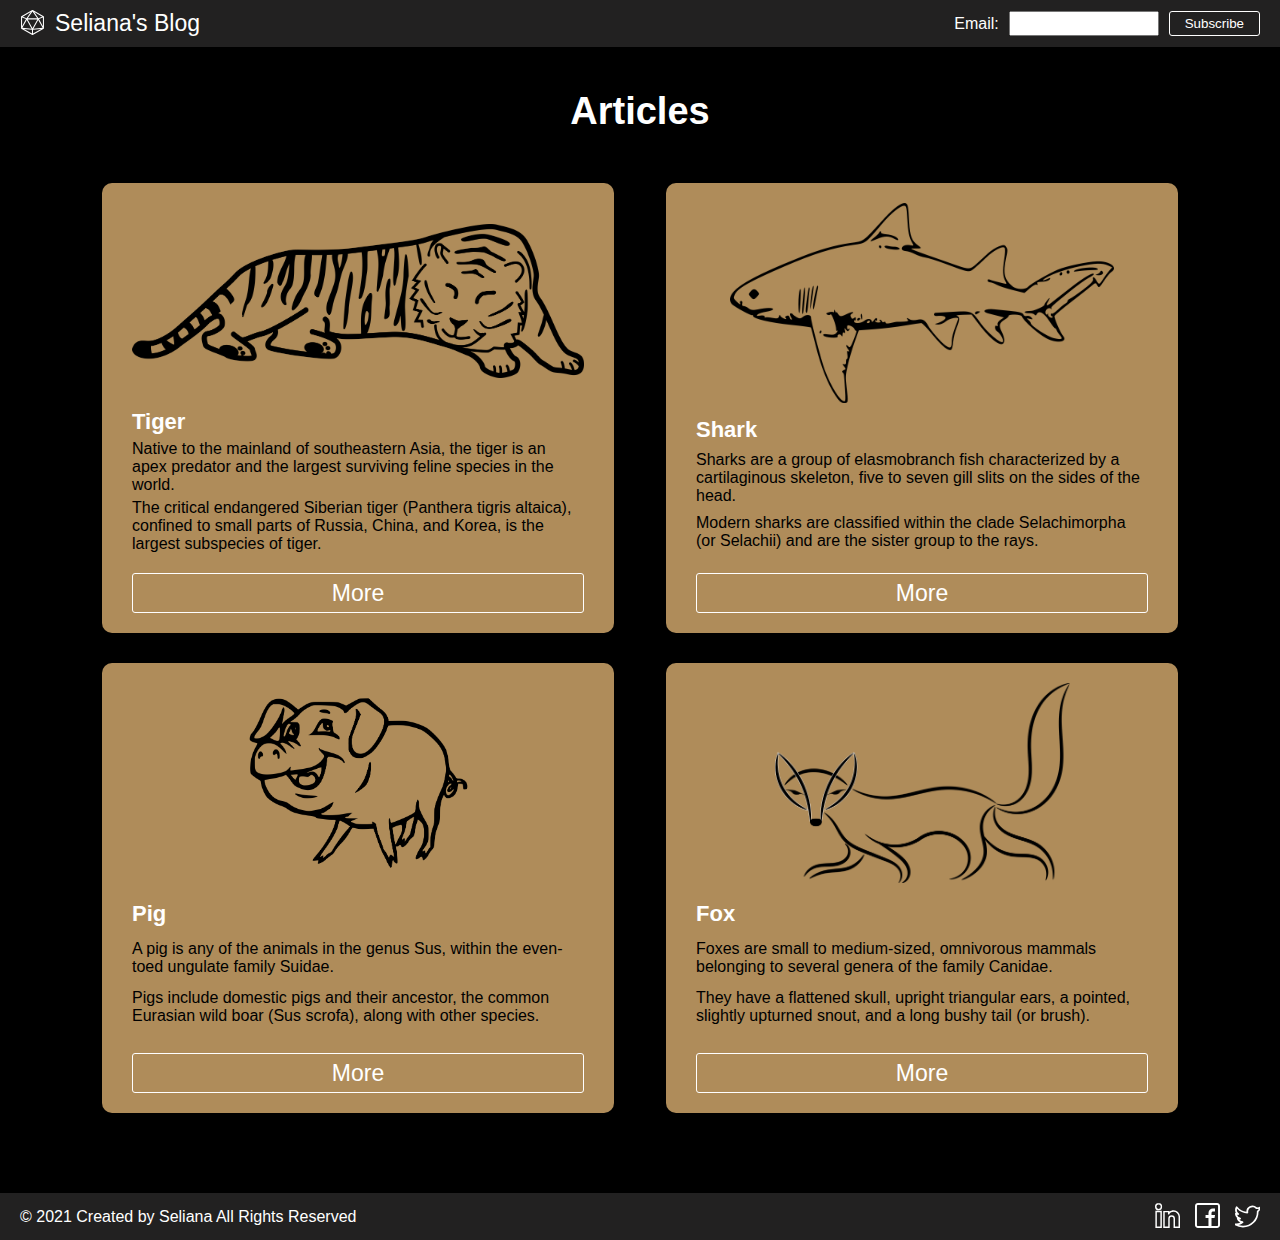
<file: index.html>
<!DOCTYPE html>

<html lang="en-US" >
  <head>
    <title>Seliana's Blog</title>
    <meta charset="utf-8">
    <meta name="viewport" content="width=device-width,initial-scale=1">
    <link href="styles/index.css" rel="stylesheet" />
    <link href="images/page_icon_black.svg" rel="icon" />
    <script src="scripts/index.js" type="text/javascript"></script>
  </head>
  <body>
    <nav>
      <a class="nav_title" href="#">Seliana's Blog</a>
      <form id="subscribe-form">
        <div class="input-wrapper">
          <label for="email-input" class="input-lable">Email:</label>
          <input id="email-input" type="text"/>
        </div>
        <input type="submit" class="subscribe-button" value="Subscribe" onclick="submitForm(event)"> 
      <form>
    </nav>
    <main class="blog">
      <h1 class="page-title">Articles</h1>
      <section class="cards-wrapper">
        <section class="card">
          <div class="card-image tiger-image"></div>
          <h2 class="card-title">Tiger</h2>
          <p class="card-text">Native to the mainland of southeastern Asia, the tiger is an apex predator and the largest surviving feline species in the world.</p>
          <p class="card-text">The critical endangered Siberian tiger (Panthera tigris altaica), confined to small parts of Russia, China, and Korea, is the largest subspecies of tiger.</p>
          <a class="card-link" href="./pages/post.html">More</a>
        </section>
        <section class="card">
          <div class="card-image mouse-image"></div>
          <h2 class="card-title">Shark</h2>
          <p class="card-text">Sharks are a group of elasmobranch fish characterized by a cartilaginous skeleton, five to seven gill slits on the sides of the head.</p>
          <p class="card-text">Modern sharks are classified within the clade Selachimorpha (or Selachii) and are the sister group to the rays.</p>
          <a class="card-link" href="./pages/post.html">More</a>
        </section>
         <section class="card">
          <div class="card-image pig-image"></div>
          <h2 class="card-title">Pig</h2>
          <p class="card-text">A pig is any of the animals in the genus Sus, within the even-toed ungulate family Suidae.</p>
          <p class="card-text">Pigs include domestic pigs and their ancestor, the common Eurasian wild boar (Sus scrofa), along with other species.</p>
          <a class="card-link" href="./pages/post.html">More</a>
        </section>
        <section class="card">
          <div class="card-image fox-image"></div>
          <h2 class="card-title">Fox</h2>
          <p class="card-text">Foxes are small to medium-sized, omnivorous mammals belonging to several genera of the family Canidae.</p>
          <p class="card-text">They have a flattened skull, upright triangular ears, a pointed, slightly upturned snout, and a long bushy tail (or brush).</p>
          <a class="card-link" href="./pages/post.html">More</a>
        </section>
      </section>

    </main>
    <footer>
      <div class="footer-copyright">©  2021 Created by Seliana All Rights Reserved</div>
      <div class="footer-icons">
        <a href="https://www.linkedin.com/" class="footer-icon in-icon" title="linkedin" target="blank"></a>
        <a href="https://www.facebook.com/" class="footer-icon facebook-icon" title="facebook" target="blank"></a>
        <a href="https://www.twitter.com/" class="footer-icon twitter-icon" title="twitter" target="blank"></a>
      </div>
    </footer>

  <body>
  <script>
    checkSubscribeVisibility()
  </script>
</html>
</file>
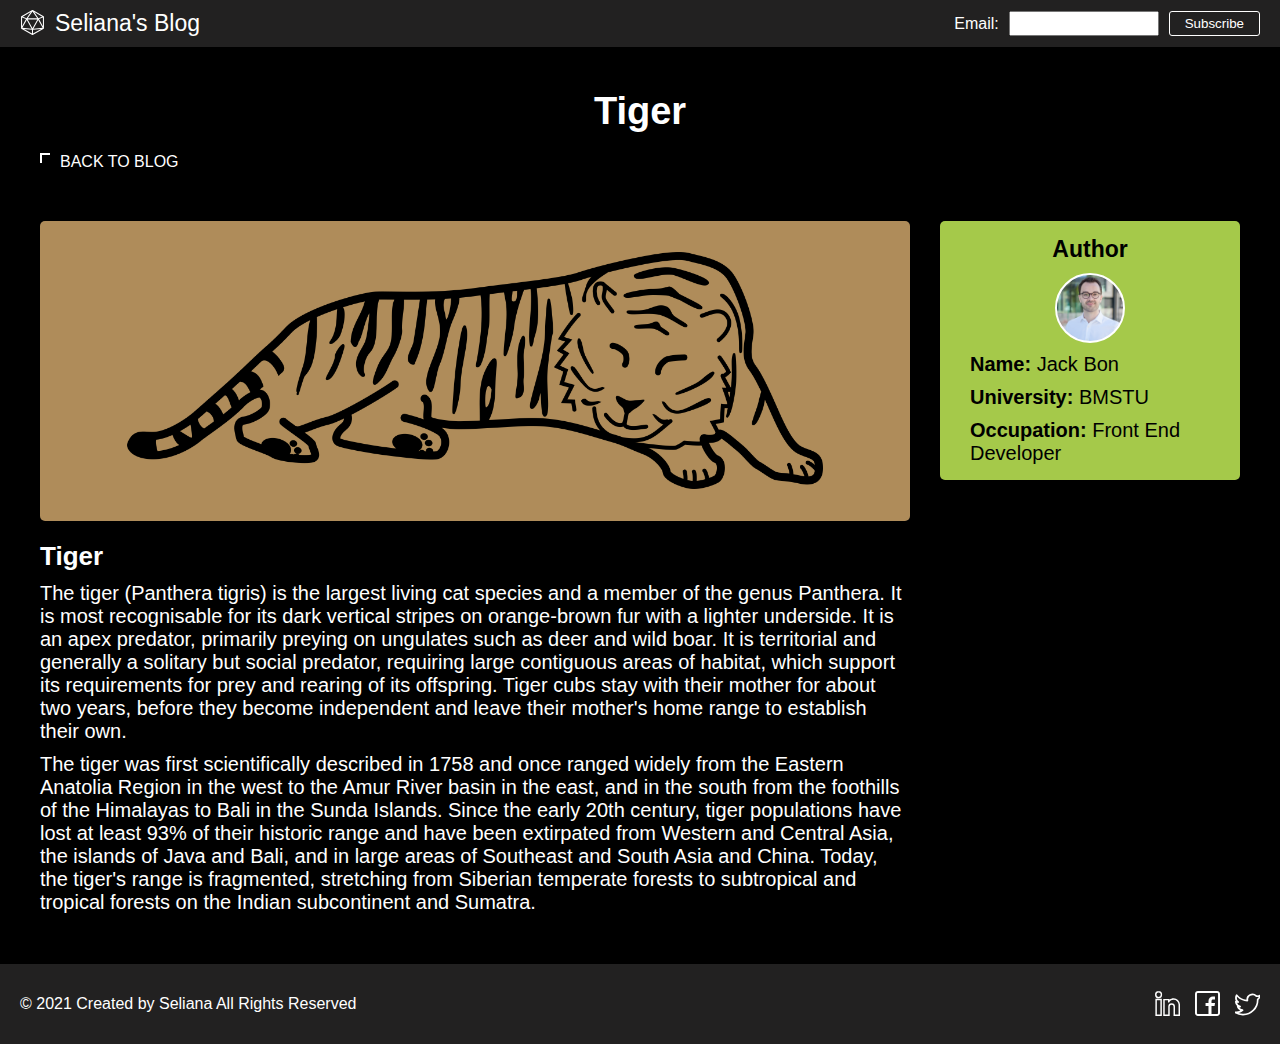
<file: pages/post.html>
<!DOCTYPE html>

<html lang="en-US">
  <head>
    <title>Seliana's Blog</title>
    <meta charset="utf-8">
    <meta name="viewport" content="width=device-width,initial-scale=1">
    <link href="../styles/post.css" rel="stylesheet" />
    <link href="../images/page_icon_black.svg" rel="icon"/>
    <script src="../scripts/index.js" type="text/javascript"></script>
  </head>
  <body>
    <nav>
      <a class="nav_title" href="../index.html">Seliana's Blog</a>
      <form id="subscribe-form">
        <div class="input-wrapper">
          <label for="email-input" class="input-lable">Email:</label>
          <input id="email-input" type="text"/>
        </div>
        <input type="submit" class="subscribe-button" value="Subscribe" onclick="submitForm(event)"> 
      <form>
    </nav>
    <main class="post">
      <h1 class="page-title" style="margin-bottom: 20px">Tiger</h1>
       <a href="../index.html" class="back-link">Back to blog</a>
      <section class="article">
        <section class="article-content">
          <div class="article-image tiger-image"></div>
          <h2 class="article-title">Tiger</h2>
          <p class="article-text">The tiger (Panthera tigris) is the largest living cat species and a member of the genus Panthera. It is most recognisable for its dark vertical stripes on orange-brown fur with a lighter underside. It is an apex predator, primarily preying on ungulates such as deer and wild boar. It is territorial and generally a solitary but social predator, requiring large contiguous areas of habitat, which support its requirements for prey and rearing of its offspring. Tiger cubs stay with their mother for about two years, before they become independent and leave their mother's home range to establish their own.</p>
          <p class="article-text">The tiger was first scientifically described in 1758 and once ranged widely from the Eastern Anatolia Region in the west to the Amur River basin in the east, and in the south from the foothills of the Himalayas to Bali in the Sunda Islands. Since the early 20th century, tiger populations have lost at least 93% of their historic range and have been extirpated from Western and Central Asia, the islands of Java and Bali, and in large areas of Southeast and South Asia and China. Today, the tiger's range is fragmented, stretching from Siberian temperate forests to subtropical and tropical forests on the Indian subcontinent and Sumatra.</p>
        </section>
        
        <aside class="author">
          <h3 class="author-title">Author</h3>
          <div class="author-image"></div>
          <p class="author-text"><span class="author-name">Name: </span>Jack Bon</p>
          <p class="author-text"><span class="author-name">University: </span>BMSTU</p>
          <p class="author-text"><span class="author-name">Occupation: </span>Front End Developer</p>
        </aside>
      </section>
    </main>
    <footer>
      <div class="footer-copyright">©  2021 Created by Seliana All Rights Reserved</div>
      <div class="footer-icons">
        <a href="https://www.linkedin.com/" class="footer-icon in-icon" title="linkedin" target="blank"></a>
        <a href="https://www.facebook.com/" class="footer-icon facebook-icon" title="facebook" target="blank"></a>
        <a href="https://www.twitter.com/" class="footer-icon twitter-icon" title="twitter" target="blank"></a>
      </div>

    </footer>
  <body>
  <script>
    checkSubscribeVisibility()
  </script>
</html>
</file>
<file: styles/index.css>
@import './footer.css';
@import './navbar.css';
@import './article_card.css';


* {
  margin: 0;
  padding: 0;
  box-sizing: border-box;
  color: white;
  font-family:Arial, Helvetica, sans-serif;
}

html,
body {
  width: 100%;
  background: #000;
  min-height: 100vh;
}

.blog {
  position: relative;
  width: 100%;
  padding-top: 50px;
  padding-bottom: 50px;
}

.tiger-image {
  background-image: url('../images/tiger.png');
}

.page-title {
  margin-top: 40px;
  text-align: center;
  color: white;
  font-size: 38px;
}

.cards-wrapper {
  position: relative;
  margin-top: 50px;
  display: flex;
  justify-content: space-evenly;
  flex-wrap: wrap;
  padding: 0 50px;
}

.article {
  position: relative;
  width: 100%;
  padding-top: 50px;
  padding-bottom: 50px;
}

.article-wrapper {
  position: relative;
  width: 100%;
  margin-top: 50px;
  padding: 0 40px;
  display: flex;
  justify-content: space-between;
}

.article-content {
  position: relative;
  flex: 1;
}

.article-image {
  position: relative;
  height: 300px;
  width: 100%;
  background-color: #b4966e;
  padding: 10px 30px;
  background-repeat: no-repeat;
  background-position: 50% 50%;
  background-size: 80%;
  border-radius: 5px;
}

.article-title {
  margin-top: 20px;
  font-size: 26px;
}

.article-text {
  margin-top: 10px;
  font-size: 20px;
}

.article-author {
  position: relative;
  width: 300px;
  margin-left: 30px;
  border-radius: 5px;
  background: #ff6f32;
  padding: 15px 30px;
  align-self: flex-start;
  display: flex;
  flex-direction: column;
}


.author-title {
  color: black;
  font-size: 23px;
  text-align: center;
}

.author-image {
  position: relative;
  height: 70px;
  width: 70px;
  margin-top: 10px;
  background-size:cover;
  background-repeat: no-repeat;
  background-position: 50% 50%;
  border-radius: 50%;
  background-image: url('../images/man.jpeg');
  align-self: center;
}

.author-name {
  color: black;
  font-size: 20px;
  font-weight: 600;
}

.author-text {
  color: black;
  margin-top: 10px;
  font-size: 20px;
}
</file>
<file: styles/post.css>
@import './global.css';
@import './footer.css';
@import './navbar.css';
@import './article.css';
@import './author_card.css';

.post {
  position: relative;
  width: 100%;
  padding: 50px 40px;
}

.back-link {
  position: relative;
  text-decoration: none;
  margin-top: 20px;
  cursor: pointer;
  text-transform: uppercase;
}

.back-link:before {
  content: '';
  float: left;
  position: relative;
  border-left: 2px solid white;
  border-top: 2px solid white;
  width: 8px;
  height: 8px;
  margin-right: 10px;
} 

.back-link:hover {
  color: #A5C94A;
}

.back-link:hover:before {
  border-color: #A5C94A;
  transform: rotate(-45deg) translateY(5px);
}

.back-link:active {
  color: #718D2A;
}

.back-link:active:before {
  border-color: #718D2A;
}


@media (max-width: 960px) {
  .post {
    padding: 30px 15px;
  }
  
  .back-link {
    margin-top: 10px;
  }
}
</file>
